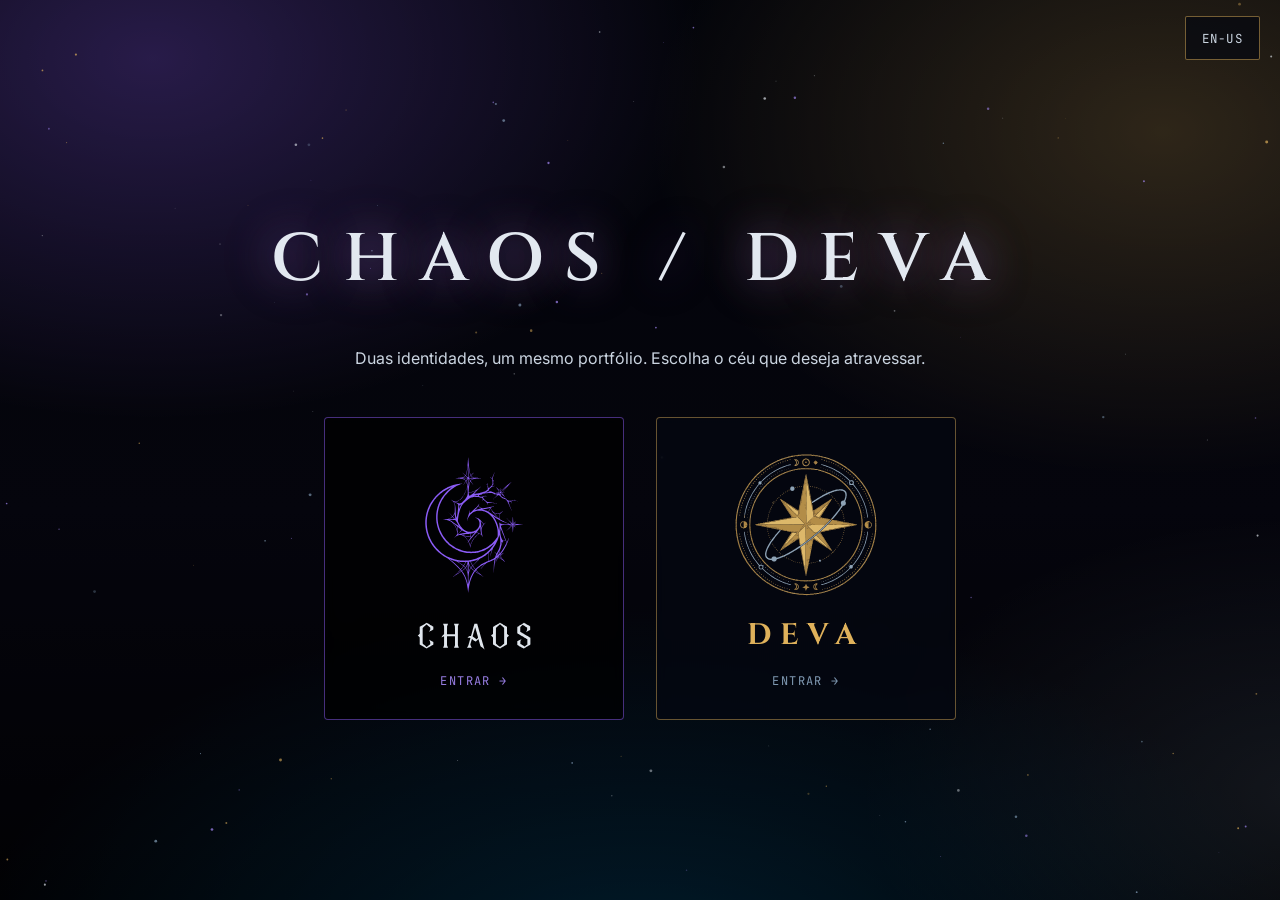
<file: index.html>
<!doctype html>
<html lang="pt-BR">
<head>
<meta charset="utf-8">
<meta name="viewport" content="width=device-width, initial-scale=1, viewport-fit=cover">
<meta name="color-scheme" content="dark">
<meta name="theme-color" content="#050811">
<title>CHAOS / DEVA</title>
<meta name="description" content="Portfólio de Vitor Araújo em duas identidades: CHAOS e DEVA. / Portfolio in two identities: CHAOS and DEVA.">
<link rel="canonical" href="https://jvitoraraujo.github.io/chaosdeva/">
<meta property="og:type" content="website">
<meta property="og:site_name" content="CHAOS / DEVA">
<meta property="og:title" content="CHAOS / DEVA">
<meta property="og:description" content="Portfólio de Vitor Araújo · CHAOS & DEVA">
<meta property="og:url" content="https://jvitoraraujo.github.io/chaosdeva/">
<meta property="og:locale" content="pt_BR">
<meta property="og:locale:alternate" content="en_US">
<meta property="og:image" content="https://jvitoraraujo.github.io/chaosdeva/assets/og-image.jpg">
<meta property="og:image:width" content="1200">
<meta property="og:image:height" content="630">
<meta name="twitter:card" content="summary_large_image">
<meta name="twitter:title" content="CHAOS / DEVA">
<meta name="twitter:description" content="Portfólio de Vitor Araújo · CHAOS & DEVA">
<meta name="twitter:image" content="https://jvitoraraujo.github.io/chaosdeva/assets/og-image.jpg">
<link rel="icon" href="assets/icons/favicon.ico" sizes="any">
<link rel="icon" type="image/png" sizes="32x32" href="assets/icons/cd-32.png">
<link rel="icon" type="image/png" sizes="192x192" href="assets/icons/cd-192.png">
<link rel="apple-touch-icon" href="assets/icons/cd-180.png">
<link rel="manifest" href="manifest.webmanifest">
<link rel="preconnect" href="https://fonts.googleapis.com">
<link rel="preconnect" href="https://fonts.gstatic.com" crossorigin>
<!-- Fontes carregadas sem bloquear a renderização; só os pesos usados -->
<link rel="preload" as="style" onload="this.onload=null;this.rel='stylesheet'" href="https://fonts.googleapis.com/css2?family=Cinzel:wght@600;700&family=Cinzel+Decorative:wght@700&family=Inter:wght@400;600&family=JetBrains+Mono:wght@400;500&display=swap">
<noscript><link rel="stylesheet" href="https://fonts.googleapis.com/css2?family=Cinzel:wght@600;700&family=Cinzel+Decorative:wght@700&family=Inter:wght@400;600&family=JetBrains+Mono:wght@400;500&display=swap"></noscript>
<link rel="stylesheet" href="css/style.css">
</head>
<body class="mix">
<div class="celestial" aria-hidden="true"></div>
<canvas id="sky" aria-hidden="true"></canvas>
<div id="veil" aria-hidden="true"></div>
<!-- Conteúdo inicial estático (buscadores e quem está sem JavaScript); o app o substitui ao carregar -->
<div id="app"><div class="boot"><h1>CHAOS / DEVA</h1>
<p>Portfólio de Vitor Araújo · Software Architecture &amp; Digital Crafts</p>
<p><a href="https://github.com/jvitoraraujo">GitHub</a> · <a href="https://www.linkedin.com/in/vitor-ara%C3%BAjo-55a98942b">LinkedIn</a></p>
<noscript><p>Este portfólio requer JavaScript. / This portfolio requires JavaScript.</p></noscript></div></div>
<script src="js/content.js"></script>
<script src="js/rank.js"></script>
<script src="js/app.js"></script>
</body>
</html>
</file>
<file: css/style.css>
/* CHAOS / DEVA — tokens CHAOS (v1.2) e DEVA (v1.3) escopados por [data-theme] */
:root{
  --serif:'Cinzel',Georgia,serif; --deco:'Cinzel Decorative','Cinzel',Georgia,serif;
  --sans:'Inter',system-ui,-apple-system,'Segoe UI',sans-serif; --mono:'JetBrains Mono','Fira Code',ui-monospace,monospace;
  --ease:cubic-bezier(.4,0,.2,1);
}
[data-theme=chaos]{
  --bg:#000; --surface:#111418; --surface-2:#1A1F26; --text:#E0E6ED; --muted:#9AA3AD;
  --accent:#A78BFA; --accent-solid:#8B5CF6; --accent-2:#38A3D1;
  --border:rgba(139,92,246,.15); --border-hi:rgba(139,92,246,.5); --glow:0 0 15px rgba(139,92,246,.15);
  --h1:var(--deco); --h1-track:.2em; --h2-track:.15em; --btn-track:.12em; --dur:200ms; --focus:2px solid #A78BFA;
}
[data-theme=deva]{
  --bg:#050811; --surface:#0B111E; --surface-2:#0F172A; --text:#E2E8F0; --muted:#94A3B8;
  --accent:#DFB15B; --accent-solid:#DFB15B; --accent-2:#8DA9C4;
  --border:rgba(223,177,91,.2); --border-hi:#DFB15B; --glow:0 0 15px rgba(223,177,91,.15);
  --h1:var(--serif); --h1-track:.2em; --h2-track:.15em; --btn-track:.15em; --dur:300ms; --focus:2px solid #DFB15B;
}
/* Portal (sem tema): tokens neutros para os controles */
body:not([data-theme]){--surface-2:rgba(5,8,17,.7);--border-hi:rgba(223,177,91,.5);--accent-2:#CBD5E1;--dur:300ms;--glow:0 0 15px rgba(223,177,91,.2);--accent:#DFB15B}

*{box-sizing:border-box}
html{scroll-behavior:smooth;color-scheme:dark}
body{margin:0;min-height:100vh;min-height:100dvh;background:#000;color:#E0E6ED;font-family:var(--sans);line-height:1.6;-webkit-font-smoothing:antialiased}
body[data-theme]{background:var(--bg);color:var(--text)}
img{max-width:100%;height:auto;display:block}
a{color:var(--accent);text-underline-offset:3px;transition:color var(--dur)}
:focus-visible{outline:var(--focus,2px solid #A78BFA);outline-offset:3px}
::selection{background:rgba(139,92,246,.35)}
main:focus{outline:none}
.skip{position:absolute;left:12px;top:-64px;z-index:1000;padding:10px 16px;border-radius:2px;background:var(--accent-solid);color:#000;
  font:600 .8rem var(--mono);letter-spacing:.1em;text-transform:uppercase;text-decoration:none;transition:top .2s var(--ease)}
.skip:focus{top:12px}

/* Céu celestial: mistura das duas paletas */
#sky{position:fixed;inset:0;width:100%;height:100%;z-index:0;pointer-events:none}
.celestial{position:fixed;inset:-18%;z-index:-1;will-change:transform;
  background:
   radial-gradient(ellipse 45% 42% at 22% 18%,rgba(139,92,246,.50),transparent 70%),
   radial-gradient(ellipse 42% 40% at 80% 24%,rgba(223,177,91,.36),transparent 70%),
   radial-gradient(ellipse 55% 42% at 50% 92%,rgba(3,105,161,.45),transparent 70%),
   radial-gradient(ellipse 36% 32% at 88% 78%,rgba(141,169,196,.22),transparent 70%),
   linear-gradient(180deg,#050811 0%,#0a0a18 55%,#000 100%);
  animation:drift 40s ease-in-out infinite alternate}
@keyframes drift{from{transform:translate3d(-3%,-2%,0) rotate(-1.5deg)}to{transform:translate3d(3%,2%,0) rotate(1.5deg)}}
@keyframes drift-m{from{transform:translate3d(-7%,-5%,0) rotate(-3deg) scale(1.05)}to{transform:translate3d(7%,5%,0) rotate(3deg) scale(1.15)}}
body[data-theme] .celestial{opacity:.22}
body[data-theme=chaos] .celestial{opacity:.14}
body.mix .celestial{opacity:.55}

/* Véu de transição */
#veil{position:fixed;inset:0;z-index:900;pointer-events:none;opacity:0;transition:opacity .38s var(--ease);
  background:linear-gradient(135deg,rgba(139,92,246,.9),rgba(5,8,17,.96) 50%,rgba(223,177,91,.85))}
#veil.on{opacity:1;pointer-events:all}

#app{position:relative;z-index:1;min-height:100vh;min-height:100dvh;display:flex;flex-direction:column}
.boot{flex:1;display:grid;place-content:center;gap:12px;padding:24px;text-align:center;font-family:var(--serif);letter-spacing:.2em;color:#E2E8F0}
main{flex:1;width:100%;max-width:1120px;margin:0 auto;padding:clamp(24px,5vw,64px) 20px 80px;transition:opacity .28s var(--ease),transform .28s var(--ease)}
main.out{opacity:0;transform:translateY(8px)}
main.in{animation:enter .55s var(--ease) both}
@keyframes enter{from{opacity:0;transform:translateY(14px)}to{opacity:1;transform:none}}
@keyframes fade{from{opacity:0}to{opacity:1}}
/* Troca de idioma: só um fade suave, sem reanimar logos nem textos */
[data-quiet] main.in{animation:fade .3s both}
[data-quiet] main *,[data-quiet] .gate,[data-quiet] .gate *{animation:none!important}

/* Topo: marca, menu e controles (switch + idioma sempre no canto superior direito) */
.top{position:sticky;top:0;z-index:100;display:flex;align-items:center;gap:16px;flex-wrap:wrap;padding:10px 20px;
  background:color-mix(in srgb,var(--bg) 82%,transparent);backdrop-filter:blur(10px);border-bottom:1px solid var(--border)}
.brand{order:1;display:flex;align-items:center;gap:10px;color:var(--text);text-decoration:none;font-family:var(--serif);letter-spacing:.22em;font-weight:600;font-size:.95rem}
.brand img{height:34px;width:auto}
nav{order:2;display:flex;gap:4px;flex:1;flex-wrap:wrap}
nav a{padding:8px 14px;text-decoration:none;color:var(--muted);font-family:var(--mono);font-size:.78rem;letter-spacing:.12em;text-transform:uppercase;border-bottom:1px solid transparent;min-height:44px;display:inline-flex;align-items:center}
nav a:hover{color:var(--text)}
nav a[aria-current=page]{color:var(--accent);border-bottom-color:var(--accent)}
.ctl{order:3;display:flex;gap:8px;margin-left:auto}
.pill{font-family:var(--mono);font-size:.78rem;letter-spacing:.1em;text-transform:uppercase;color:var(--accent-2);background:var(--surface-2);
  border:1px solid var(--border-hi);border-radius:2px;min-height:44px;padding:.5rem 1rem;cursor:pointer;transition:all var(--dur) var(--ease)}
.pill:hover{box-shadow:var(--glow);color:var(--text)}
.pill.switch{color:var(--accent);display:inline-flex;align-items:center;gap:8px}
.pill.switch i{font-style:normal;transition:transform .5s var(--ease)}
.pill.switch:hover i{transform:rotate(180deg)}

/* Tipografia (a hierarquia h1>h2>h3 é semântica; .as-h3 só dá a aparência de subtítulo) */
h1,h2,h3,h4{margin:0 0 .6em;font-weight:600}
h1{font-family:var(--h1);text-transform:uppercase;letter-spacing:var(--h1-track);font-size:clamp(1.7rem,4.8vw,2.9rem);line-height:1.2;color:var(--text)}
[data-theme=deva] h1{color:#DFB15B}
h2{font-family:var(--serif);text-transform:uppercase;letter-spacing:var(--h2-track);font-size:clamp(1.15rem,3vw,1.5rem);padding-bottom:.4em;border-bottom:1px solid var(--border)}
[data-theme=deva] h2{color:#DFB15B}
h3,h4,.as-h3{font-family:var(--mono);text-transform:uppercase;letter-spacing:.12em;font-size:.8rem;font-weight:500;color:var(--accent-2)}
h2.as-h3{padding:0;border:0}
[data-theme] .as-h3{color:var(--accent-2)}
.sec{margin-top:28px}
p{max-width:68ch}.muted{color:var(--muted)}
.mono{font-family:var(--mono);font-size:.75rem;letter-spacing:.1em;text-transform:uppercase;color:var(--muted)}
/* Texto corrido justificado (hifenização automática pelo lang do <html> evita "rios" de espaço) */
main p:not(.mono):not(.role):not(.tagline){text-align:justify;text-justify:inter-word;hyphens:auto;-webkit-hyphens:auto;hyphenate-limit-chars:10 5 4;overflow-wrap:break-word}

/* Botões */
.btn{display:inline-flex;align-items:center;gap:10px;min-height:44px;padding:.7rem 1.5rem;border-radius:2px;cursor:pointer;text-decoration:none;
  font-family:var(--serif);font-weight:700;font-size:.85rem;text-transform:uppercase;letter-spacing:var(--btn-track);transition:all var(--dur) var(--ease)}
.btn.ghost{color:var(--accent);border:1px solid var(--accent-solid);background:transparent}
.btn.ghost:hover{background:color-mix(in srgb,var(--accent-solid) 14%,transparent);box-shadow:var(--glow)}
.after{margin-top:28px}.blk{margin-top:32px}

/* Hero */
.hero{display:grid;grid-template-columns:1.3fr 1fr;gap:clamp(24px,5vw,64px);align-items:center;min-height:62vh}
.hero .role{font-family:var(--mono);font-size:.8rem;letter-spacing:.2em;text-transform:uppercase;color:var(--accent-2)}
.hero .lead{font-size:1.1rem;color:var(--muted)}
.tagline{font-family:var(--serif);letter-spacing:.06em;color:var(--text);border-left:2px solid var(--accent-solid);padding-left:16px;margin:28px 0 0;max-width:46ch}
.home-terminal{margin-top:28px;padding:16px 20px;background:var(--surface-2);border-left:2px solid var(--accent-solid);color:var(--muted);line-height:1.8;border-radius:0 4px 4px 0;width:fit-content;max-width:100%;overflow-wrap:anywhere}
.home-tags{margin-top:24px;display:flex;align-items:center;gap:16px;flex-wrap:wrap}
.home-tags .mono{color:var(--accent-2);font-weight:600}.home-tags .tags{margin:0}

/* Logo da Home: mesma escala nas duas marcas, proporção sempre preservada, halo circular centrado */
.emblem{position:relative;display:grid;place-items:center;width:100%}
.emblem::before{content:"";position:absolute;left:50%;top:50%;aspect-ratio:1;transform:translate(-50%,-50%);pointer-events:none;
  background:radial-gradient(circle closest-side,color-mix(in srgb,var(--accent-solid) 22%,transparent),transparent 100%)}
[data-theme=chaos] .emblem::before{width:560px}
[data-theme=deva] .emblem::before{width:480px}
.emblem img{position:relative;width:auto;height:auto;max-width:100%;max-height:min(58vh,460px);animation:enter 1.4s var(--ease) both}
[data-theme=deva] .emblem img{max-width:min(100%,340px)}

/* Divisores */
.div{margin:clamp(32px,6vw,64px) 0;text-align:center;color:var(--accent-2)}
[data-theme=deva] .div{font-family:var(--mono);letter-spacing:.3em;font-size:.8rem}
[data-theme=chaos] .div{height:1px;background:linear-gradient(90deg,transparent,var(--border-hi),transparent);font-size:0}

/* Cards, tags e projetos */
.grid{display:grid;grid-template-columns:repeat(auto-fit,minmax(260px,1fr));gap:20px}
.card{background:var(--surface);border:1px solid var(--border);border-radius:4px;padding:1.5rem;transition:all var(--dur) var(--ease);box-shadow:0 0 12px rgba(0,0,0,.2)}
.card:hover{border-color:var(--border-hi);box-shadow:var(--glow);background:var(--surface-2);transform:translateY(-3px)}
.card h2.t,.card h3.t{font-family:var(--serif);font-size:1.05rem;letter-spacing:.1em;color:var(--accent);margin:0 0 .4rem;padding:0;border:0;text-transform:uppercase}
.card .cover{width:100%;aspect-ratio:16/9;object-fit:cover;border-radius:2px;margin:0 0 14px}
.card .meta{margin:12px 0 0}
.card a.more{font-family:var(--mono);font-size:.78rem;letter-spacing:.1em;text-transform:uppercase;display:inline-block;margin-top:14px}
.card a.more+a.more{margin-left:14px}
.tags{display:flex;gap:8px;flex-wrap:wrap;margin:14px 0 0}
.tag{font-family:var(--mono);font-size:.75rem;letter-spacing:.1em;text-transform:uppercase;padding:4px 8px;border-radius:2px;border:1px solid var(--border);background:var(--surface-2);color:var(--accent-2)}

/* Sobre */
.about{display:grid;grid-template-columns:1fr 1fr;gap:clamp(20px,4vw,48px)}
.links{list-style:none;padding:0;margin:0;display:grid;gap:10px}
.links a{display:flex;justify-content:space-between;gap:12px;padding:14px 16px;border:1px solid var(--border);background:var(--surface);border-radius:2px;text-decoration:none;color:var(--text)}
.links a:hover{border-color:var(--border-hi);box-shadow:var(--glow);color:var(--accent)}
.links span{font-family:var(--mono);font-size:.78rem;color:var(--muted);letter-spacing:.08em;word-break:break-all;text-align:right}
.plain{margin:0;padding-left:1.1rem;color:var(--muted)}.plain li{margin:.25rem 0}
.tl{padding:12px 0 12px 16px;border-left:1px solid var(--border-hi);position:relative}
.tl::before{content:"";position:absolute;left:-3px;top:20px;width:5px;height:5px;border-radius:50%;background:var(--accent)}
.tl .mono{display:block;margin-top:2px}.tl p{margin:.3rem 0 0}

/* Marcas (área comum) */
.pair{display:grid;grid-template-columns:1fr 1fr;gap:24px;margin-top:32px}
.panel{background:var(--bg);color:var(--text);border:1px solid var(--border);border-radius:4px;padding:clamp(20px,3vw,36px);position:relative;overflow:hidden;transition:all .4s var(--ease)}
.panel:hover{border-color:var(--border-hi);box-shadow:var(--glow)}
.panel .logo{height:96px;margin-bottom:20px}.panel .logo img{height:100%;width:auto}
.panel .pt{margin:0 0 .6em;font-family:var(--serif);text-transform:uppercase;letter-spacing:var(--h2-track);font-size:clamp(1.15rem,3vw,1.5rem);color:var(--accent)}
.panel[data-theme=chaos] .pt{font-family:var(--deco)}
.sw{display:flex;gap:8px;margin-top:18px;flex-wrap:wrap}
.sw div{text-align:left}
.sw b{width:34px;height:34px;border-radius:2px;border:1px solid rgba(255,255,255,.15);display:block;background:var(--c)}
.sw small{display:block;font:.72rem var(--mono);color:var(--muted);margin-top:4px;letter-spacing:.06em}

/* Rodapé */
footer{position:relative;z-index:1;border-top:1px solid var(--border);padding:28px 20px;text-align:center;font-family:var(--mono);font-size:.75rem;letter-spacing:.1em;text-transform:uppercase;color:var(--muted)}
footer a{color:var(--muted)}footer a:hover{color:var(--accent)}
/* Botão flutuante "voltar ao topo" */
.totop{position:fixed;right:max(16px,env(safe-area-inset-right));bottom:max(16px,env(safe-area-inset-bottom));z-index:150;
  width:48px;height:48px;display:grid;place-items:center;padding:0;border-radius:2px;cursor:pointer;
  color:var(--accent);background:color-mix(in srgb,var(--surface-2) 92%,transparent);border:1px solid var(--border-hi);backdrop-filter:blur(8px);
  opacity:0;visibility:hidden;transform:translateY(12px);
  transition:opacity .3s var(--ease),transform .3s var(--ease),visibility 0s .3s,box-shadow var(--dur) var(--ease),background var(--dur) var(--ease)}
.totop.show{opacity:1;visibility:visible;transform:none;transition-delay:0s}
.totop:hover{box-shadow:var(--glow),0 0 18px color-mix(in srgb,var(--accent-solid) 30%,transparent);background:var(--surface-2);color:var(--text)}
.totop:active{transform:translateY(1px)}

/* Portal */
.gate{min-height:100vh;min-height:100dvh;display:flex;flex-direction:column;align-items:center;justify-content:center;gap:clamp(24px,5vh,48px);padding:80px 20px 40px;text-align:center;position:relative;z-index:1}
.gate .lang{position:absolute;top:16px;right:20px}
.gate h1{font-family:var(--serif);color:#E2E8F0;letter-spacing:.3em;font-size:clamp(2rem,7vw,4.2rem);margin:0;text-shadow:0 0 40px rgba(139,92,246,.5),0 0 60px rgba(223,177,91,.3);animation:enter 1.1s var(--ease) both}
.gate p{color:#CBD5E1;margin:0 auto;animation:enter 1.1s .15s var(--ease) both}
.choices{display:grid;grid-template-columns:repeat(2,minmax(0,300px));gap:clamp(16px,3vw,32px);width:100%;justify-content:center}
.choice{display:flex;flex-direction:column;align-items:center;gap:18px;padding:32px 20px 28px;cursor:pointer;border-radius:4px;border:1px solid;
  backdrop-filter:blur(6px);transition:all .4s var(--ease);animation:enter 1.1s .3s var(--ease) both;font:inherit}
.choice img{height:150px;width:auto;transition:transform .6s var(--ease)}
.choice img.wm{height:36px}
.choice:hover img{transform:scale(1.06)}.choice:hover img.wm{transform:none}
.choice b{display:flex;align-items:center;min-height:36px;font-size:1.15rem;font-weight:600;letter-spacing:.3em;text-transform:uppercase}
.choice small{font-family:var(--mono);font-size:.75rem;letter-spacing:.12em;text-transform:uppercase;opacity:.9}
.choice.chaos{background:rgba(0,0,0,.72);border-color:rgba(139,92,246,.5);color:#E0E6ED}
.choice.chaos small{color:#A78BFA}
.choice.chaos:hover{border-color:#8B5CF6;background:rgba(17,20,24,.85);box-shadow:0 0 40px rgba(139,92,246,.45);transform:translateY(-6px)}
.choice.deva{background:rgba(5,8,17,.72);border-color:rgba(223,177,91,.45);color:#E2E8F0}
.choice.deva b{font-family:var(--serif);color:#DFB15B;font-size:1.85rem;line-height:1;font-weight:700}
.choice.deva small{color:#8DA9C4}
.choice.deva:hover{border-color:#DFB15B;background:rgba(11,17,30,.85);box-shadow:0 0 40px rgba(223,177,91,.4);transform:translateY(-6px)}

/* Responsivo */
@media (max-width:860px){
  .hero,.about,.pair{grid-template-columns:1fr}
  .hero{min-height:0}.emblem{order:-1}
  .emblem img{max-height:260px}[data-theme=deva] .emblem img{max-width:min(100%,260px)}
  [data-theme=chaos] .emblem::before{width:380px}[data-theme=deva] .emblem::before{width:340px}
  .brand{margin-right:auto}.ctl{margin-left:0}
  nav{order:4;flex:0 0 100%;overflow-x:auto;flex-wrap:nowrap}
}
@media (max-width:600px){.choices{grid-template-columns:1fr;max-width:320px}.choice img{height:110px}.choice img.wm{height:36px}nav a{padding:8px 10px}.brand span{display:none}}
@media (max-width:480px){.gate h1{letter-spacing:.16em;font-size:clamp(1.5rem,8vw,2rem)}.gate{padding-top:72px}}
@media (max-width:420px){.pill{padding:.5rem .7rem;font-size:.75rem}}
/* Fundo no celular: gradiente mais presente e deriva mais ampla (equivalente ao PC) */
@media (max-width:860px),(hover:none){
  .celestial{inset:-30%;animation:drift-m 26s ease-in-out infinite alternate}
  body[data-theme] .celestial{opacity:.34}
  body[data-theme=chaos] .celestial{opacity:.24}
  body.mix .celestial{opacity:.7}
}
@media (prefers-reduced-motion:reduce){
  *,*::before,*::after{animation:none!important;transition-duration:.01ms!important;scroll-behavior:auto!important}
  main.out{opacity:1!important;transform:none!important}
}
</file>
